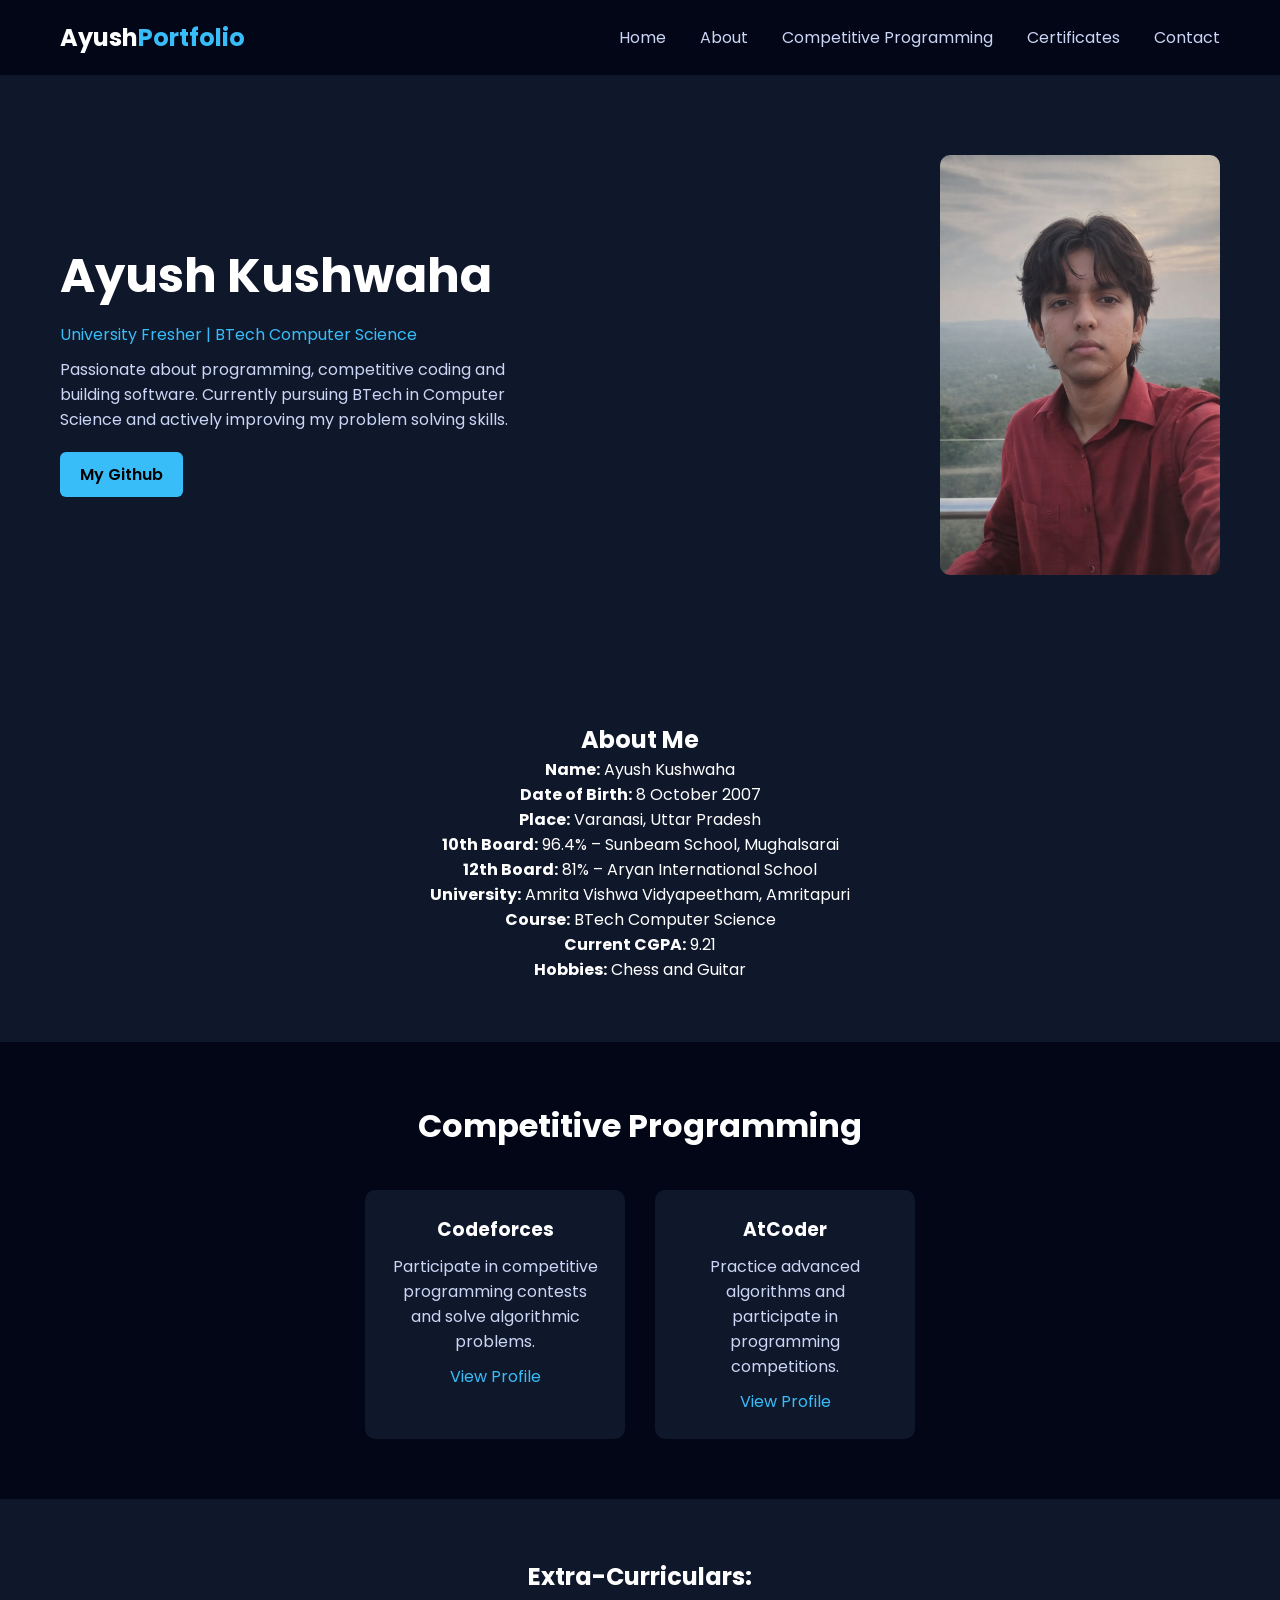
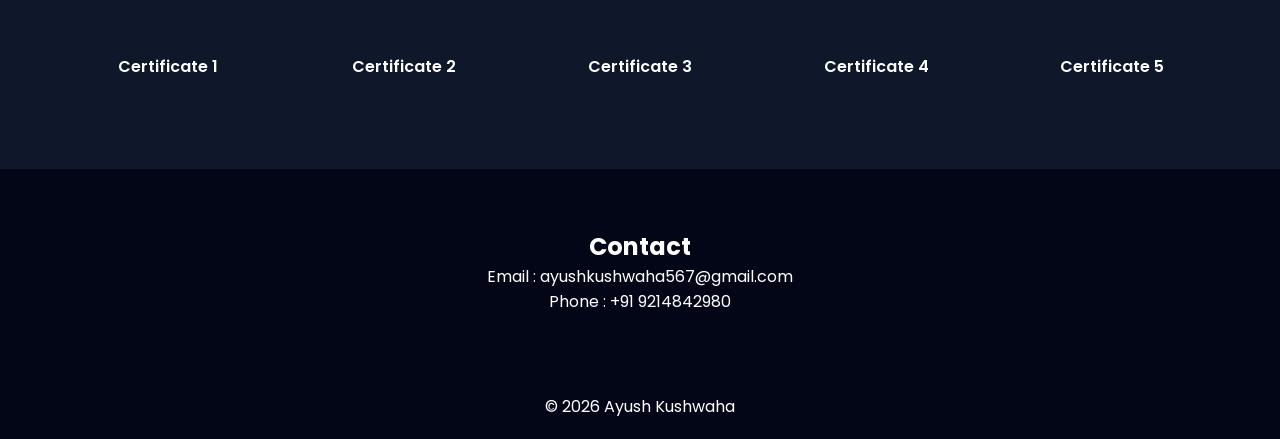
<file: index.html>
<!DOCTYPE html>
<html lang="en">

<head>
<meta charset="UTF-8">
<meta name="viewport" content="width=device-width, initial-scale=1.0">
<title>Ayush Kushwaha Portfolio</title>

<link rel="stylesheet" href="style.css">

<link href="https://fonts.googleapis.com/css2?family=Poppins:wght@400;600;700&display=swap" rel="stylesheet">
</head>

<body>

<header>

<div class="logo">Ayush<span>Portfolio</span></div>

<nav>
<a href="#">Home</a>
<a href="#about">About</a>
<a href="#cp">Competitive Programming</a>
<a href="#cert">Certificates</a>
<a href="#contact">Contact</a>
</nav>

</header>


<section class="hero">

<div class="hero-text">

<h1>Ayush Kushwaha</h1>

<p class="tag">University Fresher | BTech Computer Science</p>

<p class="desc">
Passionate about programming, competitive coding and building software.
Currently pursuing BTech in Computer Science and actively improving my
problem solving skills.
</p>

<a class="btn" href="https://github.com/vijaytemp104-crypto" target="_blank">My Github</a>

</div>

<div class="hero-img">
<img src="profile.png" alt="Ayush Kushwaha">
</div>

</section>



<section id="about" class="about">

<h2>About Me</h2>

<ul class="about-list" style = "list-style-type : none;">

<li><b>Name:</b> Ayush Kushwaha</li>

<li><b>Date of Birth:</b> 8 October 2007</li>

<li><b>Place:</b> Varanasi, Uttar Pradesh</li>

<li><b>10th Board:</b> 96.4% – Sunbeam School, Mughalsarai</li>

<li><b>12th Board:</b> 81% – Aryan International School</li>

<li><b>University:</b> Amrita Vishwa Vidyapeetham, Amritapuri</li>

<li><b>Course:</b> BTech Computer Science</li>

<li><b>Current CGPA:</b> 9.21</li>

<li><b>Hobbies:</b> Chess and Guitar</li>

</ul>

</section>


<section id="cp" class="cp">

<h2>Competitive Programming</h2>

<div class="cards">

<div class="card">
<h3>Codeforces</h3>
<p>Participate in competitive programming contests and solve algorithmic problems.</p>
<a href="https://codeforces.com/profile/ayushkushwaha44" target="_blank">View Profile</a>
</div>

<div class="card">
<h3>AtCoder</h3>
<p>Practice advanced algorithms and participate in programming competitions.</p>
<a href="https://atcoder.jp/users/ayushkushwaha44" target="_blank">View Profile</a>
</div>

</div>

</section>



<section id="cert" class="cert">

<h2>Extra-Curriculars:</h2>

<div class="cert-grid">

<a href="certificate1.pdf" target="_blank" class="cert-card">Certificate 1</a>

<a href="certificate2.pdf" target="_blank" class="cert-card">Certificate 2</a>

<a href="certificate3.pdf" target="_blank" class="cert-card">Certificate 3</a>

<a href="certificate4.pdf" target="_blank" class="cert-card">Certificate 4</a>

<a href="certificate5.pdf" target="_blank" class="cert-card">Certificate 5</a>

</div>

</section>



<section id="contact" class="contact">

<h2>Contact</h2>

<p>Email : ayushkushwaha567@gmail.com</p>

<p>Phone : +91 9214842980</p>

</section>



<footer>

<p>© 2026 Ayush Kushwaha</p>

</footer>


</body>
</html>
</file>
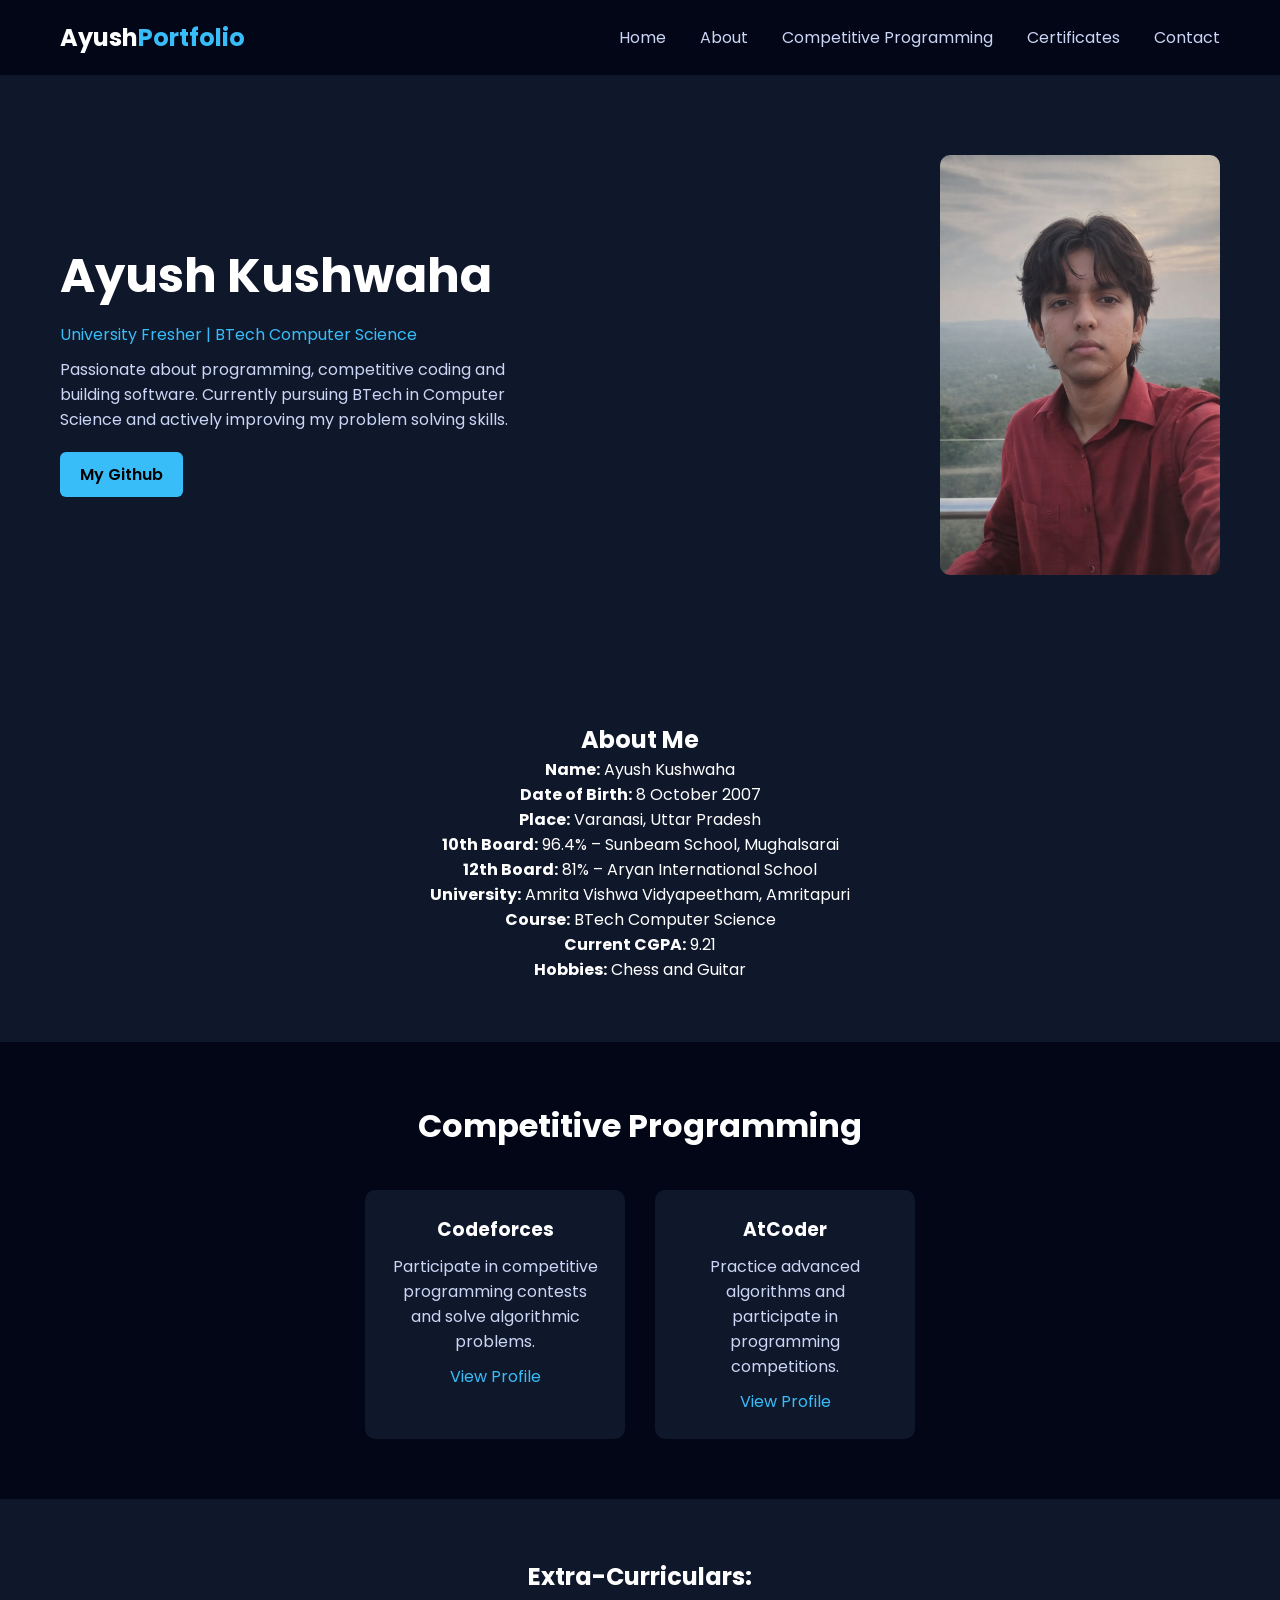
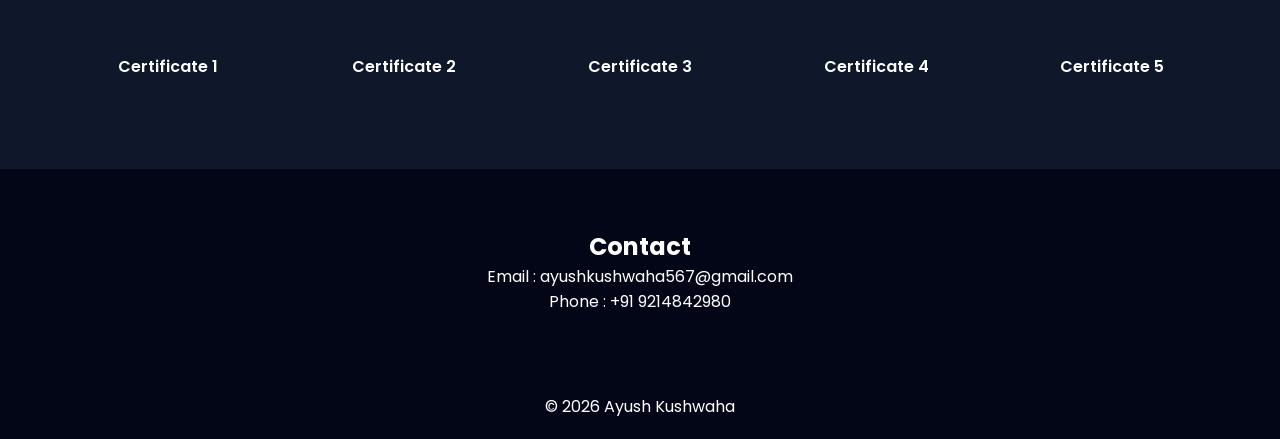
<file: indexfinal.html>
<!DOCTYPE html>
<html lang="en">

<head>
<meta charset="UTF-8">
<meta name="viewport" content="width=device-width, initial-scale=1.0">
<title>Ayush Kushwaha Portfolio</title>

<link rel="stylesheet" href="stylefinal.css">

<link href="https://fonts.googleapis.com/css2?family=Poppins:wght@400;600;700&display=swap" rel="stylesheet">
</head>

<body>

<header>

<div class="logo">Ayush<span>Portfolio</span></div>

<nav>
<a href="#">Home</a>
<a href="#about">About</a>
<a href="#cp">Competitive Programming</a>
<a href="#cert">Certificates</a>
<a href="#contact">Contact</a>
</nav>

</header>


<section class="hero">

<div class="hero-text">

<h1>Ayush Kushwaha</h1>

<p class="tag">University Fresher | BTech Computer Science</p>

<p class="desc">
Passionate about programming, competitive coding and building software.
Currently pursuing BTech in Computer Science and actively improving my
problem solving skills.
</p>

<a class="btn" href="https://github.com/vijaytemp104-crypto" target="_blank">My Github</a>

</div>

<div class="hero-img">
<img src="profile.png" alt="Ayush Kushwaha">
</div>

</section>



<section id="about" class="about">

<h2>About Me</h2>

<ul class="about-list" style = "list-style-type : none;">

<li><b>Name:</b> Ayush Kushwaha</li>

<li><b>Date of Birth:</b> 8 October 2007</li>

<li><b>Place:</b> Varanasi, Uttar Pradesh</li>

<li><b>10th Board:</b> 96.4% – Sunbeam School, Mughalsarai</li>

<li><b>12th Board:</b> 81% – Aryan International School</li>

<li><b>University:</b> Amrita Vishwa Vidyapeetham, Amritapuri</li>

<li><b>Course:</b> BTech Computer Science</li>

<li><b>Current CGPA:</b> 9.21</li>

<li><b>Hobbies:</b> Chess and Guitar</li>

</ul>

</section>


<section id="cp" class="cp">

<h2>Competitive Programming</h2>

<div class="cards">

<div class="card">
<h3>Codeforces</h3>
<p>Participate in competitive programming contests and solve algorithmic problems.</p>
<a href="https://codeforces.com/profile/ayushkushwaha44" target="_blank">View Profile</a>
</div>

<div class="card">
<h3>AtCoder</h3>
<p>Practice advanced algorithms and participate in programming competitions.</p>
<a href="https://atcoder.jp/users/ayushkushwaha44" target="_blank">View Profile</a>
</div>

</div>

</section>



<section id="cert" class="cert">

<h2>Extra-Curriculars:</h2>

<div class="cert-grid">

<a href="certificate1.pdf" target="_blank" class="cert-card">Certificate 1</a>

<a href="certificate2.pdf" target="_blank" class="cert-card">Certificate 2</a>

<a href="certificate3.pdf" target="_blank" class="cert-card">Certificate 3</a>

<a href="certificate4.pdf" target="_blank" class="cert-card">Certificate 4</a>

<a href="certificate5.pdf" target="_blank" class="cert-card">Certificate 5</a>

</div>

</section>



<section id="contact" class="contact">

<h2>Contact</h2>

<p>Email : ayushkushwaha567@gmail.com</p>

<p>Phone : +91 9214842980</p>

</section>



<footer>

<p>© 2026 Ayush Kushwaha</p>

</footer>


</body>
</html>
</file>
<file: style.css>
*{
margin:0;
padding:0;
box-sizing:border-box;
font-family:Poppins,sans-serif;
}

body{
background:#0f172a;
color:white;
}



header{
display:flex;
justify-content:space-between;
align-items:center;
padding:20px 60px;
background:#020617;
}

.logo{
font-size:24px;
font-weight:700;
}

.logo span{
color:#38bdf8;
}

nav a{
color:#cbd5f5;
margin-left:30px;
text-decoration:none;
}

nav a:hover{
color:#38bdf8;
}





.hero{
display:flex;
align-items:center;
justify-content:space-between;
padding:80px 60px;
flex-wrap:wrap;
}

.hero-text{
max-width:500px;
}

.hero-text h1{
font-size:48px;
margin-bottom:10px;
}

.tag{
color:#38bdf8;
margin-bottom:10px;
}

.desc{
color:#cbd5f5;
margin-bottom:20px;
}

.btn{
display:inline-block;
padding:10px 20px;
background:#38bdf8;
color:black;
text-decoration:none;
border-radius:6px;
font-weight:600;
}

.btn:hover{
background:#0ea5e9;
}

.hero-img img{
width:280px;
border-radius:10px;
}





.about{
padding:60px;
text-align:center;
}

.about-grid{
margin-top:30px;
display:grid;
grid-template-columns:repeat(auto-fit,minmax(220px,1fr));
gap:20px;
max-width:800px;
margin-left:auto;
margin-right:auto;
color:#cbd5f5;
}





.cp{
padding:60px;
text-align:center;
background:#020617;
}

.cp h2{
margin-bottom:40px;
font-size:32px;
}

.cards{
display:flex;
justify-content:center;
gap:30px;
flex-wrap:wrap;
}

.card{
background:#0f172a;
padding:25px;
border-radius:10px;
width:260px;
}

.card h3{
margin-bottom:10px;
}

.card p{
color:#cbd5f5;
margin-bottom:10px;
}

.card a{
color:#38bdf8;
text-decoration:none;
}





.cert{
padding:60px;
text-align:center;
}

.cert-grid{
display:grid;
grid-template-columns:repeat(auto-fit,minmax(200px,1fr));
gap:20px;
margin-top:30px;
}

.cert-card{
background:#0f172a;
padding:30px;
border-radius:10px;
font-weight:600;
text-decoration:none;
color:white;
display:block;
transition:0.3s;
}

.cert-card:hover{
transform:scale(1.05);
background:#38bdf8;
color:black;
}





.contact{
padding:60px;
text-align:center;
background:#020617;
}





footer{
text-align:center;
padding:20px;
background:#020617;
}
</file>
<file: stylefinal.css>
*{
margin:0;
padding:0;
box-sizing:border-box;
font-family:Poppins,sans-serif;
}

body{
background:#0f172a;
color:white;
}



header{
display:flex;
justify-content:space-between;
align-items:center;
padding:20px 60px;
background:#020617;
}

.logo{
font-size:24px;
font-weight:700;
}

.logo span{
color:#38bdf8;
}

nav a{
color:#cbd5f5;
margin-left:30px;
text-decoration:none;
}

nav a:hover{
color:#38bdf8;
}





.hero{
display:flex;
align-items:center;
justify-content:space-between;
padding:80px 60px;
flex-wrap:wrap;
}

.hero-text{
max-width:500px;
}

.hero-text h1{
font-size:48px;
margin-bottom:10px;
}

.tag{
color:#38bdf8;
margin-bottom:10px;
}

.desc{
color:#cbd5f5;
margin-bottom:20px;
}

.btn{
display:inline-block;
padding:10px 20px;
background:#38bdf8;
color:black;
text-decoration:none;
border-radius:6px;
font-weight:600;
}

.btn:hover{
background:#0ea5e9;
}

.hero-img img{
width:280px;
border-radius:10px;
}





.about{
padding:60px;
text-align:center;
}

.about-grid{
margin-top:30px;
display:grid;
grid-template-columns:repeat(auto-fit,minmax(220px,1fr));
gap:20px;
max-width:800px;
margin-left:auto;
margin-right:auto;
color:#cbd5f5;
}





.cp{
padding:60px;
text-align:center;
background:#020617;
}

.cp h2{
margin-bottom:40px;
font-size:32px;
}

.cards{
display:flex;
justify-content:center;
gap:30px;
flex-wrap:wrap;
}

.card{
background:#0f172a;
padding:25px;
border-radius:10px;
width:260px;
}

.card h3{
margin-bottom:10px;
}

.card p{
color:#cbd5f5;
margin-bottom:10px;
}

.card a{
color:#38bdf8;
text-decoration:none;
}





.cert{
padding:60px;
text-align:center;
}

.cert-grid{
display:grid;
grid-template-columns:repeat(auto-fit,minmax(200px,1fr));
gap:20px;
margin-top:30px;
}

.cert-card{
background:#0f172a;
padding:30px;
border-radius:10px;
font-weight:600;
text-decoration:none;
color:white;
display:block;
transition:0.3s;
}

.cert-card:hover{
transform:scale(1.05);
background:#38bdf8;
color:black;
}





.contact{
padding:60px;
text-align:center;
background:#020617;
}





footer{
text-align:center;
padding:20px;
background:#020617;
}
</file>
